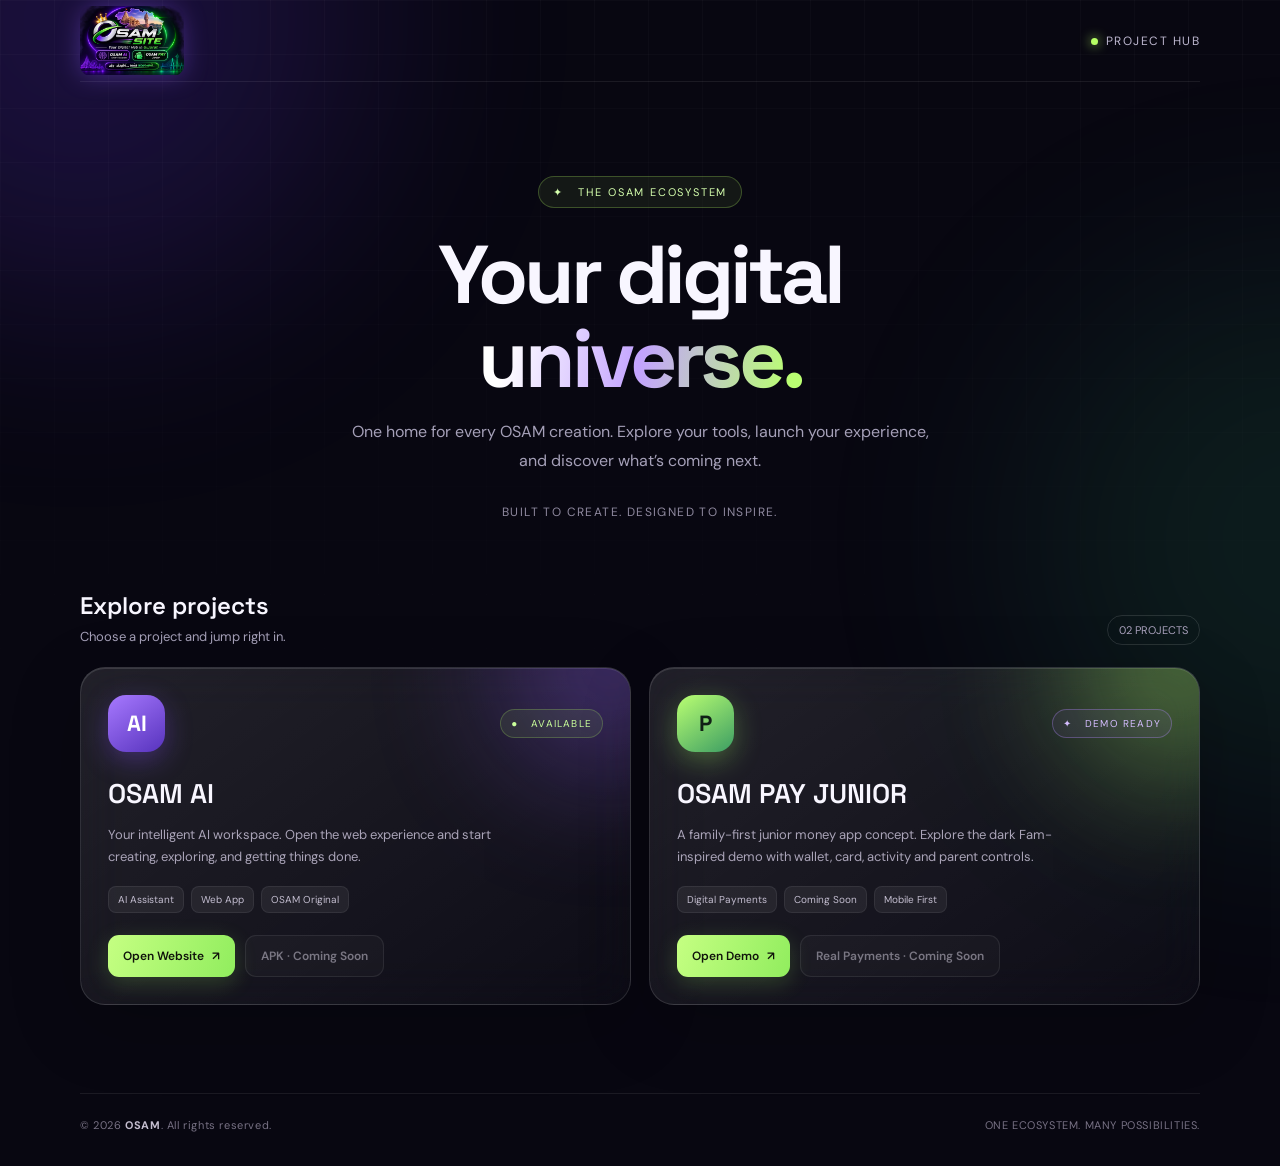
<file: osam-site/index.html>
<!doctype html>
<html lang="en">
<head>
<meta charset="utf-8"><meta name="viewport" content="width=device-width,initial-scale=1">
<meta name="theme-color" content="#080711"><meta name="description" content="OSAM — a home for intelligent tools and digital experiences.">
<link rel="icon" type="image/png" href="./OSAM%20SITE_%20Gujarat%E2%80%99s%20Digital%20Future.png">
<link rel="apple-touch-icon" href="./OSAM%20SITE_%20Gujarat%E2%80%99s%20Digital%20Future.png">
<title>OSAM SITE — Your Digital Universe</title>
<link rel="preconnect" href="https://fonts.googleapis.com"><link rel="preconnect" href="https://fonts.gstatic.com" crossorigin>
<link href="https://fonts.googleapis.com/css2?family=DM+Sans:wght@400;500;600;700;800&family=Space+Grotesk:wght@500;600;700&display=swap" rel="stylesheet">
<style>
:root{color-scheme:dark;--bg:#080711;--muted:#a5a0b8;--line:rgba(255,255,255,.12);--glass:rgba(255,255,255,.055);--green:#b6ff64;--purple:#a879ff}
*{box-sizing:border-box}html{scroll-behavior:smooth}body{margin:0;background:var(--bg);color:#f8f6ff;font-family:'DM Sans',sans-serif;min-height:100vh;overflow-x:hidden}
body:before,body:after{content:"";position:fixed;width:560px;height:560px;border-radius:50%;filter:blur(120px);opacity:.18;pointer-events:none;z-index:-1}body:before{background:#713cff;top:-260px;left:-200px}body:after{background:#39d989;right:-300px;top:260px;opacity:.10}
.gridbg{position:fixed;inset:0;z-index:-1;pointer-events:none;background-image:linear-gradient(rgba(255,255,255,.025) 1px,transparent 1px),linear-gradient(90deg,rgba(255,255,255,.025) 1px,transparent 1px);background-size:54px 54px;mask-image:linear-gradient(to bottom,black,transparent 85%)}
.wrap{width:min(1120px,calc(100% - 40px));margin:auto}.nav{height:82px;display:flex;align-items:center;justify-content:space-between;border-bottom:1px solid rgba(255,255,255,.08)}
.brand{display:flex;align-items:center;gap:11px;font:700 21px 'Space Grotesk';letter-spacing:1.8px}.brandmark{width:104px;height:70px;border-radius:11px;object-fit:contain;display:block;filter:drop-shadow(0 0 12px #8e5cff66)}
.navright{font-size:12px;color:#bcb6ce;letter-spacing:1.5px;text-transform:uppercase}.live{display:inline-block;width:7px;height:7px;border-radius:50%;background:var(--green);box-shadow:0 0 12px var(--green);margin-right:8px}
.hero{text-align:center;padding:94px 0 62px}.eyebrow{display:inline-flex;align-items:center;gap:8px;border:1px solid rgba(182,255,100,.25);background:rgba(182,255,100,.07);padding:8px 14px;border-radius:99px;color:#d5ffad;font-size:11px;letter-spacing:1.8px;text-transform:uppercase}
h1{font:700 clamp(44px,8vw,82px)/1.02 'Space Grotesk';letter-spacing:-4px;margin:25px 0 18px}.gradient{background:linear-gradient(100deg,#fff 10%,#c3a3ff 50%,#baff72 95%);-webkit-background-clip:text;background-clip:text;color:transparent}
.hero p{max-width:590px;margin:0 auto;color:var(--muted);font-size:16px;line-height:1.8}.herofoot{margin-top:28px;color:#8f899f;font-size:12px;letter-spacing:1.4px}
.sectionhead{display:flex;align-items:end;justify-content:space-between;margin:8px 0 22px}.sectionhead h2{font:600 24px 'Space Grotesk';margin:0}.sectionhead p{margin:7px 0 0;color:var(--muted);font-size:13px}.count{font-size:11px;color:#aaa2bd;border:1px solid var(--line);padding:7px 11px;border-radius:99px}
.cards{display:grid;grid-template-columns:repeat(2,minmax(0,1fr));gap:18px;padding-bottom:88px}
.card{position:relative;overflow:hidden;min-height:300px;padding:27px;border:1px solid rgba(255,255,255,.13);border-radius:25px;background:linear-gradient(145deg,rgba(255,255,255,.105),rgba(255,255,255,.025));backdrop-filter:blur(24px);-webkit-backdrop-filter:blur(24px);box-shadow:inset 0 1px 0 rgba(255,255,255,.12),0 20px 70px rgba(0,0,0,.22);transition:transform .35s,border-color .35s,box-shadow .35s}
.card:hover{transform:translateY(-6px);border-color:rgba(183,255,110,.4);box-shadow:inset 0 1px 0 rgba(255,255,255,.16),0 26px 80px #0008,0 0 35px #8c5cff1c}
.card:after{content:"";position:absolute;width:210px;height:210px;right:-85px;top:-105px;border-radius:50%;background:var(--glow);filter:blur(70px);opacity:.38;pointer-events:none}
.cardtop{display:flex;justify-content:space-between;align-items:center;position:relative;z-index:1}.appicon{width:57px;height:57px;border-radius:18px;display:grid;place-items:center;font:700 22px 'Space Grotesk';background:linear-gradient(145deg,var(--icon1),var(--icon2));color:white;box-shadow:0 8px 28px var(--shadow)}
.status{font-size:10px;letter-spacing:1.2px;text-transform:uppercase;padding:7px 10px;border-radius:99px;border:1px solid rgba(182,255,100,.22);background:rgba(182,255,100,.08);color:#caff9b}
.status.soon{border-color:#b58aff55;background:#a879ff12;color:#d5bdff}
.card h3{font:600 27px 'Space Grotesk';margin:24px 0 8px;position:relative;z-index:1}.card .desc{color:#aaa4b8;font-size:13px;line-height:1.7;max-width:390px;min-height:44px;position:relative;z-index:1}
.tags{display:flex;gap:7px;flex-wrap:wrap;margin:18px 0 22px;position:relative;z-index:1}.tag{font-size:10px;color:#c4bed0;padding:6px 9px;border-radius:8px;background:rgba(255,255,255,.06);border:1px solid rgba(255,255,255,.07)}
.actions{display:flex;gap:10px;position:relative;z-index:1}.btn{display:inline-flex;justify-content:center;align-items:center;gap:8px;text-decoration:none;border-radius:11px;padding:12px 15px;font:600 12px 'DM Sans';transition:.2s;cursor:pointer}.primary{background:linear-gradient(110deg,#c5ff82,#91ed5e);color:#10130b;box-shadow:0 6px 22px #a7ff6530}.primary:hover{filter:brightness(1.08);transform:translateY(-2px)}.secondary{color:#e8e3f2;border:1px solid rgba(255,255,255,.17);background:rgba(255,255,255,.055)}.secondary:hover{background:rgba(255,255,255,.11)}.disabled{opacity:.48;cursor:not-allowed}
.footer{border-top:1px solid rgba(255,255,255,.08);padding:24px 0 34px;display:flex;justify-content:space-between;color:#777184;font-size:11px;letter-spacing:.6px}.footer strong{color:#c4bdcf}
@media(max-width:700px){.wrap{width:min(100% - 28px,520px)}.nav{height:70px}.hero{padding:74px 0 48px}h1{letter-spacing:-2.5px}.hero p{font-size:14px}.cards{grid-template-columns:1fr;gap:14px;padding-bottom:58px}.card{min-height:285px;padding:23px}.sectionhead h2{font-size:21px}.footer{gap:12px;flex-direction:column}.navright{font-size:10px}}
@media(prefers-reduced-motion:reduce){*{scroll-behavior:auto!important;transition:none!important}}
</style></head>
<body><div class="gridbg"></div><div class="wrap">
<header class="nav"><div class="brand"><img class="brandmark" src="./OSAM%20SITE_%20Gujarat%E2%80%99s%20Digital%20Future.png" alt="OSAM SITE — Your Digital Hub in Gujarat"></div><div class="navright"><span class="live"></span>PROJECT HUB</div></header>
<main><section class="hero"><div class="eyebrow">✦ &nbsp; THE OSAM ECOSYSTEM</div><h1>Your digital<br><span class="gradient">universe.</span></h1><p>One home for every OSAM creation. Explore your tools, launch your experience, and discover what’s coming next.</p><div class="herofoot">BUILT TO CREATE. DESIGNED TO INSPIRE.</div></section>
<section><div class="sectionhead"><div><h2>Explore projects</h2><p>Choose a project and jump right in.</p></div><span class="count">02 PROJECTS</span></div>
<div class="cards">
<article class="card" style="--glow:#9560ff;--icon1:#a779ff;--icon2:#5733bd;--shadow:#8955ff55"><div class="cardtop"><div class="appicon">AI</div><span class="status">● &nbsp; Available</span></div><h3>OSAM AI</h3><p class="desc">Your intelligent AI workspace. Open the web experience and start creating, exploring, and getting things done.</p><div class="tags"><span class="tag">AI Assistant</span><span class="tag">Web App</span><span class="tag">OSAM Original</span></div><div class="actions"><a class="btn primary" href="https://new-osam-ai.onrender.com/" target="_blank" rel="noopener">Open Website <span>↗</span></a><a class="btn secondary disabled" href="#" aria-disabled="true" title="Android APK is not available yet">APK · Coming Soon</a></div></article>
<article class="card" style="--glow:#b5ff67;--icon1:#baff72;--icon2:#3c9d63;--shadow:#aaff6650"><div class="cardtop"><div class="appicon" style="color:#102016">P</div><span class="status soon">✦ &nbsp; Demo Ready</span></div><h3>OSAM PAY JUNIOR</h3><p class="desc">A family-first junior money app concept. Explore the dark Fam-inspired demo with wallet, card, activity and parent controls.</p><div class="tags"><span class="tag">Digital Payments</span><span class="tag">Coming Soon</span><span class="tag">Mobile First</span></div><div class="actions"><a class="btn primary" href="/pay/">Open Demo <span>↗</span></a><span class="btn secondary disabled">Real Payments · Coming Soon</span></div></article>
</div></section></main>
<footer class="footer"><span>© 2026 <strong>OSAM</strong>. All rights reserved.</span><span>ONE ECOSYSTEM. MANY POSSIBILITIES.</span></footer>
</div></body></html>
</file>
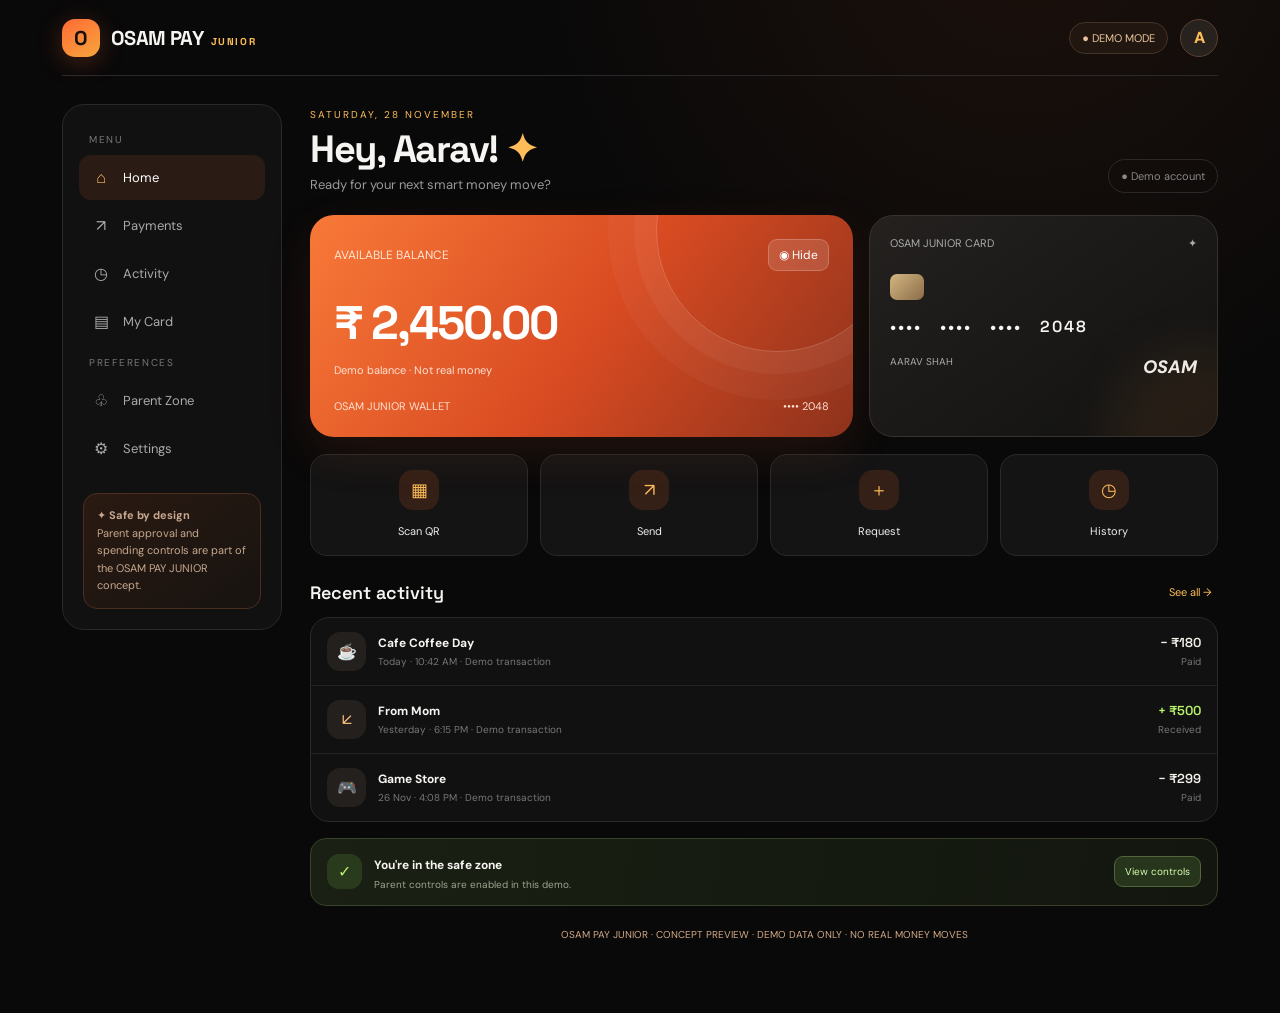
<file: osam-site/pay/index.html>
<!doctype html>
<html lang="en">
<head>
<meta charset="utf-8"><meta name="viewport" content="width=device-width,initial-scale=1">
<meta name="theme-color" content="#090909"><meta name="description" content="OSAM PAY JUNIOR — a family-first money app concept.">
<title>OSAM PAY JUNIOR — Your money, your moves</title>
<link rel="preconnect" href="https://fonts.googleapis.com"><link rel="preconnect" href="https://fonts.gstatic.com" crossorigin>
<link href="https://fonts.googleapis.com/css2?family=DM+Sans:wght@400;500;600;700;800&family=Space+Grotesk:wght@500;600;700&display=swap" rel="stylesheet">
<style>
:root{color-scheme:dark;--bg:#090909;--panel:#141414;--panel2:#1b1b1b;--line:#292929;--muted:#999;--text:#f7f5f1;--orange:#ff6b35;--gold:#ffbd59;--green:#b8f36b}
*{box-sizing:border-box}body{margin:0;background:radial-gradient(ellipse at 80% -10%,#42201355,transparent 35%),var(--bg);color:var(--text);font-family:'DM Sans',sans-serif;min-height:100vh}button{font:inherit;cursor:pointer}.shell{max-width:1200px;margin:auto;padding:0 22px}.top{height:76px;display:flex;align-items:center;justify-content:space-between;border-bottom:1px solid var(--line)}.brand{display:flex;align-items:center;gap:11px;font:700 20px 'Space Grotesk';letter-spacing:-.6px}.mark{height:38px;width:38px;border-radius:13px;background:linear-gradient(145deg,var(--orange),#f7a53d);display:grid;place-items:center;color:#16100c;font-weight:900;box-shadow:0 5px 24px #ff6b3540}.junior{color:var(--gold);font-size:10px;letter-spacing:1.6px;margin-left:3px}.topright{display:flex;align-items:center;gap:12px}.avatar{width:38px;height:38px;border-radius:50%;background:#28221e;border:1px solid #5c4030;display:grid;place-items:center;color:var(--gold);font-weight:800}.pill{border:1px solid #443327;border-radius:99px;padding:8px 12px;color:#e9c49e;font-size:11px;background:#211710}
.layout{display:grid;grid-template-columns:220px minmax(0,1fr);gap:28px;padding:28px 0 50px}.side{position:sticky;top:18px;align-self:start;background:#111;border:1px solid var(--line);border-radius:22px;padding:16px}.side-label{font-size:10px;letter-spacing:1.7px;color:#777;margin:12px 10px 9px}.navbtn{display:flex;align-items:center;gap:12px;width:100%;padding:12px;border:0;background:transparent;color:#aaa;border-radius:12px;text-align:left;font-size:13px;margin:3px 0}.navbtn .ico{width:20px;text-align:center;font-size:16px}.navbtn.active,.navbtn:hover{background:#2a1b14;color:#fff}.navbtn.active .ico{color:var(--gold)}.side-note{margin:22px 4px 4px;padding:13px;border-radius:14px;background:linear-gradient(145deg,#2a1a12,#171310);border:1px solid #4b2e20;color:#c7a88f;font-size:11px;line-height:1.6}
.content{min-width:0}.welcome{display:flex;justify-content:space-between;align-items:end;margin:4px 0 22px}.eyebrow{font-size:10px;color:var(--gold);letter-spacing:2px;text-transform:uppercase}.welcome h1{font:700 clamp(27px,4vw,38px)/1.1 'Space Grotesk';margin:8px 0 5px;letter-spacing:-1.5px}.welcome p{margin:0;color:var(--muted);font-size:13px}.date{font-size:11px;color:#888;border:1px solid var(--line);padding:9px 12px;border-radius:99px}
.balance-grid{display:grid;grid-template-columns:minmax(0,1.4fr) minmax(250px,.9fr);gap:16px}.balance{position:relative;overflow:hidden;border-radius:24px;padding:24px;background:linear-gradient(125deg,#f87938 0%,#d94b22 52%,#8d321c 100%);min-height:218px;color:#fff;box-shadow:0 16px 45px #c64d2522}.balance:after{content:"";position:absolute;width:240px;height:240px;border:1px solid #ffffff35;border-radius:50%;right:-45px;top:-105px;box-shadow:0 0 0 22px #ffffff0b,0 0 0 48px #ffffff08}.bal-top{display:flex;justify-content:space-between;align-items:center;font-size:12px;color:#ffe4d4}.eye{background:#ffffff20;border:1px solid #ffffff35;color:white;border-radius:9px;padding:7px 10px}.amount{font:700 clamp(34px,5vw,47px) 'Space Grotesk';letter-spacing:-2px;margin:22px 0 5px}.balance small{font-size:11px;color:#ffe1d2}.bal-bottom{display:flex;justify-content:space-between;align-items:end;margin-top:20px;font-size:11px;color:#ffe1d2}.mini-card{border-radius:24px;padding:20px;background:linear-gradient(145deg,#24211f,#111);border:1px solid #39322c;min-height:218px;position:relative;overflow:hidden}.mini-card:after{content:"";position:absolute;width:190px;height:190px;border-radius:50%;background:#ff9d3b15;filter:blur(25px);right:-80px;bottom:-100px}.cardhead{display:flex;justify-content:space-between;align-items:center;font-size:11px;color:#aaa}.chip{width:34px;height:26px;border-radius:7px;background:linear-gradient(135deg,#e8c78c,#96764d);margin-top:24px;opacity:.9}.cardnum{font:600 16px 'Space Grotesk';letter-spacing:2px;margin-top:16px}.cardfoot{display:flex;justify-content:space-between;margin-top:18px;font-size:10px;color:#aaa}.master{font-weight:800;font-style:italic;color:#eee;font-size:18px}
.quick{display:grid;grid-template-columns:repeat(4,1fr);gap:12px;margin:17px 0 25px}.quick button{background:var(--panel);border:1px solid var(--line);border-radius:17px;padding:15px 8px;color:#eee;transition:.2s}.quick button:hover{border-color:#a65b36;transform:translateY(-2px);background:#201711}.qico{width:40px;height:40px;border-radius:14px;margin:0 auto 9px;display:grid;place-items:center;background:#342017;color:var(--gold);font-size:18px}.quick span:last-child{font-size:11px}
.section{display:flex;align-items:center;justify-content:space-between;margin:22px 0 13px}.section h2{font:600 18px 'Space Grotesk';margin:0}.mutelink{border:0;background:transparent;color:var(--gold);font-size:11px}.transactions{border:1px solid var(--line);border-radius:19px;background:#111;overflow:hidden}.tx{display:flex;align-items:center;gap:12px;padding:14px 16px;border-bottom:1px solid #242424}.tx:last-child{border:0}.txicon{width:39px;height:39px;border-radius:13px;background:#24201d;display:grid;place-items:center;color:#ffc17b}.txmain{flex:1;min-width:0}.txmain strong{display:block;font-size:12px}.txmain small{display:block;color:#777;font-size:10px;margin-top:4px}.txamt{font:600 13px 'Space Grotesk';text-align:right}.debit{color:#f4f1eb}.credit{color:var(--green)}.txamt small{display:block;color:#777;font:10px 'DM Sans';margin-top:4px}
.safety{display:flex;align-items:center;gap:12px;padding:14px 16px;margin-top:16px;border:1px solid #39412a;background:linear-gradient(100deg,#1a2013,#12160f);border-radius:16px}.shield{width:35px;height:35px;border-radius:12px;background:#2a3a1d;display:grid;place-items:center;color:var(--green)}.safety strong{font-size:12px}.safety p{margin:4px 0 0;color:#9ca58f;font-size:10px}.safety button{margin-left:auto;border:1px solid #52663a;background:#28351d;color:#d5ffad;border-radius:9px;padding:8px 10px;font-size:10px;white-space:nowrap}
.page{display:none}.page.active{display:block}.panel{background:#121212;border:1px solid var(--line);border-radius:20px;padding:20px}.panel h2{font:600 20px 'Space Grotesk';margin:0 0 7px}.muted{color:#999;font-size:12px;line-height:1.6}.field{display:block;margin:16px 0}.field label{display:block;color:#aaa;font-size:11px;margin-bottom:7px}.field input,.field select{width:100%;background:#090909;border:1px solid #343434;border-radius:11px;padding:13px;color:#fff;outline:none}.field input:focus{border-color:var(--orange)}.action{border:0;border-radius:12px;padding:12px 17px;background:linear-gradient(100deg,#ff8a43,#ffb24d);color:#1a100a;font-weight:800;font-size:12px}.ghost{border:1px solid #3a302a;border-radius:11px;padding:11px 14px;background:#1a1714;color:#e9c49e;font-size:11px}.setting{display:flex;justify-content:space-between;align-items:center;padding:15px 0;border-bottom:1px solid #292929}.setting:last-child{border:0}.setting strong{font-size:12px}.setting small{display:block;color:#777;font-size:10px;margin-top:4px}.toggle{width:42px;height:24px;border:0;border-radius:99px;background:#444;padding:3px}.toggle:after{content:"";display:block;width:18px;height:18px;border-radius:50%;background:white;transition:.2s}.toggle.on{background:#b35b2d}.toggle.on:after{transform:translateX(18px)}
.notice{font-size:10px;color:#d4aa86;text-align:center;margin:22px 0}.mobilebar{display:none}
.modal{position:fixed;inset:0;background:#000b;display:none;align-items:center;justify-content:center;padding:20px;z-index:10}.modal.show{display:flex}.dialog{width:min(390px,100%);background:#171412;border:1px solid #60412e;border-radius:23px;padding:24px;text-align:center;box-shadow:0 25px 90px #000}.dialog h3{font:600 22px 'Space Grotesk';margin:5px 0 8px}.qr{width:170px;height:170px;margin:18px auto;background:repeating-conic-gradient(#171717 0% 25%,#f7e7d0 0% 50%) 50%/18px 18px;border:10px solid #f7e7d0;border-radius:10px;position:relative}.qr:after{content:"OSAM";position:absolute;inset:58px 42px;background:#f7e7d0;color:#171717;display:grid;place-items:center;font-weight:900;font-size:12px}
@media(max-width:800px){.layout{grid-template-columns:1fr;gap:16px;padding-top:20px}.side{display:none}.mobilebar{display:flex;position:fixed;z-index:5;bottom:0;left:0;right:0;background:#111f;border-top:1px solid #333;backdrop-filter:blur(18px);justify-content:space-around;padding:8px 4px calc(8px + env(safe-area-inset-bottom))}.mobilebar .navbtn{width:auto;display:flex;flex-direction:column;gap:4px;padding:7px 10px;margin:0;font-size:9px}.mobilebar .ico{font-size:17px}.shell{padding:0 14px}.top{height:66px}.balance-grid{grid-template-columns:1fr}.mini-card{min-height:190px}.quick{gap:8px}.quick button{padding:12px 4px}.welcome{align-items:start;gap:10px}.date{display:none}.notice{padding-bottom:68px}}
@media(min-width:801px){.mobilebar{display:none}}
</style>
</head>
<body>
<div class="shell">
<header class="top"><div class="brand"><div class="mark">O</div><div>OSAM PAY <span class="junior">JUNIOR</span></div></div><div class="topright"><span class="pill">● DEMO MODE</span><div class="avatar">A</div></div></header>
<div class="layout">
<aside class="side"><div class="side-label">MENU</div>
<button class="navbtn active" data-page="home"><span class="ico">⌂</span>Home</button>
<button class="navbtn" data-page="payments"><span class="ico">↗</span>Payments</button>
<button class="navbtn" data-page="activity"><span class="ico">◷</span>Activity</button>
<button class="navbtn" data-page="card"><span class="ico">▤</span>My Card</button>
<div class="side-label">PREFERENCES</div>
<button class="navbtn" data-page="parent"><span class="ico">♧</span>Parent Zone</button>
<button class="navbtn" data-page="settings"><span class="ico">⚙</span>Settings</button>
<div class="side-note">✦ <b>Safe by design</b><br>Parent approval and spending controls are part of the OSAM PAY JUNIOR concept.</div></aside>
<main class="content">
<section class="page active" id="home">
<div class="welcome"><div><div class="eyebrow">SATURDAY, 28 NOVEMBER</div><h1>Hey, Aarav! <span style="color:var(--gold)">✦</span></h1><p>Ready for your next smart money move?</p></div><span class="date">● Demo account</span></div>
<div class="balance-grid">
<div class="balance"><div class="bal-top"><span>AVAILABLE BALANCE</span><button class="eye" id="hideBalance">◉ Hide</button></div><div class="amount" id="balance">₹ 2,450.00</div><small>Demo balance · Not real money</small><div class="bal-bottom"><span>OSAM JUNIOR WALLET</span><span>•••• 2048</span></div></div>
<div class="mini-card"><div class="cardhead"><span>OSAM JUNIOR CARD</span><span>✦</span></div><div class="chip"></div><div class="cardnum">•••• &nbsp; •••• &nbsp; •••• &nbsp; 2048</div><div class="cardfoot"><span>AARAV SHAH</span><span class="master">OSAM</span></div></div>
</div>
<div class="quick">
<button data-modal="scan"><span class="qico">▦</span><span>Scan QR</span></button>
<button data-modal="send"><span class="qico">↗</span><span>Send</span></button>
<button data-modal="request"><span class="qico">＋</span><span>Request</span></button>
<button data-page="activity"><span class="qico">◷</span><span>History</span></button>
</div>
<div class="section"><h2>Recent activity</h2><button class="mutelink" data-page="activity">See all →</button></div>
<div class="transactions">
<div class="tx"><div class="txicon">☕</div><div class="txmain"><strong>Cafe Coffee Day</strong><small>Today · 10:42 AM · Demo transaction</small></div><div class="txamt debit">− ₹180<small>Paid</small></div></div>
<div class="tx"><div class="txicon">↙</div><div class="txmain"><strong>From Mom</strong><small>Yesterday · 6:15 PM · Demo transaction</small></div><div class="txamt credit">+ ₹500<small>Received</small></div></div>
<div class="tx"><div class="txicon">🎮</div><div class="txmain"><strong>Game Store</strong><small>26 Nov · 4:08 PM · Demo transaction</small></div><div class="txamt debit">− ₹299<small>Paid</small></div></div>
</div>
<div class="safety"><div class="shield">✓</div><div><strong>You're in the safe zone</strong><p>Parent controls are enabled in this demo.</p></div><button data-page="parent">View controls</button></div>
</section>
<section class="page" id="payments"><div class="welcome"><div><div class="eyebrow">MONEY MOVES</div><h1>Payments</h1><p>Explore payment actions in demo mode.</p></div></div><div class="panel"><h2>What would you like to do?</h2><p class="muted">These are interactive previews only. No real payment or bank connection is active.</p><div class="quick"><button data-modal="scan"><span class="qico">▦</span><span>Scan QR</span></button><button data-modal="send"><span class="qico">↗</span><span>Send money</span></button><button data-modal="request"><span class="qico">＋</span><span>Request</span></button><button data-modal="bank"><span class="qico">▤</span><span>Bank</span></button></div></div></section>
<section class="page" id="activity"><div class="welcome"><div><div class="eyebrow">YOUR MONEY TRAIL</div><h1>Activity</h1><p>All recent demo transactions in one place.</p></div></div><div class="transactions">
<div class="tx"><div class="txicon">☕</div><div class="txmain"><strong>Cafe Coffee Day</strong><small>28 Nov · 10:42 AM</small></div><div class="txamt debit">− ₹180<small>Paid</small></div></div>
<div class="tx"><div class="txicon">↙</div><div class="txmain"><strong>From Mom</strong><small>27 Nov · 6:15 PM</small></div><div class="txamt credit">+ ₹500<small>Received</small></div></div>
<div class="tx"><div class="txicon">🎮</div><div class="txmain"><strong>Game Store</strong><small>26 Nov · 4:08 PM</small></div><div class="txamt debit">− ₹299<small>Paid</small></div></div>
<div class="tx"><div class="txicon">🍕</div><div class="txmain"><strong>Pizza Corner</strong><small>24 Nov · 8:20 PM</small></div><div class="txamt debit">− ₹240<small>Paid</small></div></div>
<div class="tx"><div class="txicon">↙</div><div class="txmain"><strong>From Dad</strong><small>22 Nov · 9:02 AM</small></div><div class="txamt credit">+ ₹1,000<small>Received</small></div></div>
</div></section>
<section class="page" id="card"><div class="welcome"><div><div class="eyebrow">YOUR OSAM CARD</div><h1>My Card</h1><p>Manage your junior card preview.</p></div></div><div class="mini-card" style="max-width:480px;min-height:245px"><div class="cardhead"><span>OSAM PAY JUNIOR</span><span>VIRTUAL · DEMO</span></div><div class="chip"></div><div class="cardnum" style="font-size:21px;margin-top:27px">•••• &nbsp; •••• &nbsp; •••• &nbsp; 2048</div><div class="cardfoot" style="margin-top:25px"><span>AARAV SHAH<br><small>VALID THRU 12/30</small></span><span class="master">OSAM</span></div></div><div class="panel" style="margin-top:16px;max-width:480px"><div class="setting"><div><strong>Card status</strong><small id="cardStatus">Active in demo</small></div><button class="toggle" id="freeze"></button></div><div class="setting"><div><strong>Online payments</strong><small>Demo control preview</small></div><button class="toggle on"></button></div><div class="setting"><div><strong>Tap to pay</strong><small>Demo control preview</small></div><button class="toggle"></button></div><p class="muted">No real card is issued or connected.</p></div></section>
<section class="page" id="parent"><div class="welcome"><div><div class="eyebrow">FAMILY FIRST</div><h1>Parent Zone</h1><p>Sample controls for a parent-managed junior account.</p></div></div><div class="panel"><h2>Spending controls</h2><p class="muted">Illustrative settings only. A real account would require verified parent access.</p><div class="setting"><div><strong>Daily spending limit</strong><small>Demo limit · ₹500</small></div><span class="pill">₹500</span></div><div class="setting"><div><strong>Parent approval for new payees</strong><small>New recipients need approval</small></div><button class="toggle on"></button></div><div class="setting"><div><strong>Online payment control</strong><small>Parent can pause online payments</small></div><button class="toggle on"></button></div><div class="setting"><div><strong>Instant activity alerts</strong><small>Notify parent about transactions</small></div><button class="toggle on"></button></div><div class="setting"><div><strong>Weekly allowance</strong><small>Sample allowance · ₹300</small></div><span class="pill">Enabled</span></div></div></section>
<section class="page" id="settings"><div class="welcome"><div><div class="eyebrow">MAKE IT YOURS</div><h1>Settings</h1><p>Account preferences and app controls.</p></div></div><div class="panel"><h2>Preferences</h2><div class="setting"><div><strong>Push notifications</strong><small>Payment and account alerts</small></div><button class="toggle on"></button></div><div class="setting"><div><strong>Sound effects</strong><small>App interaction sounds</small></div><button class="toggle"></button></div><div class="setting"><div><strong>Dark appearance</strong><small>OSAM dark theme</small></div><button class="toggle on"></button></div><div class="setting"><div><strong>Language</strong><small>App display language</small></div><span class="pill">English</span></div><div class="setting"><div><strong>Help & support</strong><small>Get help with OSAM PAY JUNIOR</small></div><button class="ghost" id="help">Open</button></div></div></section>
<div class="notice">OSAM PAY JUNIOR · CONCEPT PREVIEW · DEMO DATA ONLY · NO REAL MONEY MOVES</div>
</main></div>
<nav class="mobilebar"><button class="navbtn active" data-page="home"><span class="ico">⌂</span>Home</button><button class="navbtn" data-page="payments"><span class="ico">↗</span>Pay</button><button class="navbtn" data-page="activity"><span class="ico">◷</span>Activity</button><button class="navbtn" data-page="card"><span class="ico">▤</span>Card</button><button class="navbtn" data-page="settings"><span class="ico">⚙</span>More</button></nav>
</div>
<div class="modal" id="modal"><div class="dialog"><div class="eyebrow">OSAM PAY JUNIOR</div><h3 id="modalTitle">Scan & Pay</h3><p class="muted" id="modalText">Demo preview only — no real payment will be made.</p><div id="modalBody"></div><button class="action" id="closeModal">Got it</button></div></div>
<script>
const pages=[...document.querySelectorAll('.page')], navs=[...document.querySelectorAll('[data-page]')];
function showPage(name){pages.forEach(p=>p.classList.toggle('active',p.id===name));navs.forEach(n=>n.classList.toggle('active',n.dataset.page===name));window.scrollTo({top:0,behavior:'smooth'})}
navs.forEach(n=>n.addEventListener('click',()=>showPage(n.dataset.page)));
const modal=document.getElementById('modal'), title=document.getElementById('modalTitle'), body=document.getElementById('modalBody'), desc=document.getElementById('modalText');
function openModal(kind){let heads={scan:'Scan QR',send:'Send money',request:'Request money',bank:'Bank accounts'};title.textContent=heads[kind]||'OSAM PAY JUNIOR';desc.textContent='This is a concept preview. No real payment, transfer or bank connection is active.';body.innerHTML=kind==='scan'?'<div class="qr" aria-label="Illustrative QR pattern"></div><p class="muted">Sample QR preview — not scannable.</p>':kind==='send'?'<div class="field"><label>Recipient name</label><input placeholder="Enter a demo contact"></div><div class="field"><label>Amount (₹)</label><input type="number" min="1" placeholder="0.00"></div><button class="action" id="demoAction">Preview payment</button>':kind==='request'?'<div class="field"><label>Request from</label><input placeholder="Parent or friend"></div><div class="field"><label>Amount (₹)</label><input type="number" min="1" placeholder="0.00"></div><button class="action" id="demoAction">Preview request</button>':'<p class="muted">Bank linking will only be added through an authorised payment partner, with the required parent consent.</p>';modal.classList.add('show');let a=document.getElementById('demoAction');if(a)a.onclick=()=>{desc.textContent='Preview saved locally for this screen only. No money was moved.';body.innerHTML='<div class="qico" style="margin:18px auto">✓</div>'}}
document.querySelectorAll('[data-modal]').forEach(b=>b.addEventListener('click',()=>openModal(b.dataset.modal)));
document.getElementById('closeModal').onclick=()=>modal.classList.remove('show');modal.addEventListener('click',e=>{if(e.target===modal)modal.classList.remove('show')});
let hidden=false;document.getElementById('hideBalance').onclick=()=>{hidden=!hidden;document.getElementById('balance').textContent=hidden?'₹ ••••••':'₹ 2,450.00';document.getElementById('hideBalance').textContent=hidden?'◎ Show':'◉ Hide'};
document.getElementById('freeze').onclick=e=>{e.currentTarget.classList.toggle('on');document.getElementById('cardStatus').textContent=e.currentTarget.classList.contains('on')?'Paused in demo':'Active in demo'};
document.querySelectorAll('.toggle:not(#freeze)').forEach(t=>t.addEventListener('click',()=>t.classList.toggle('on')));
document.getElementById('help').onclick=()=>{title.textContent='Help & support';desc.textContent='Support centre preview for OSAM PAY JUNIOR.';body.innerHTML='<p class="muted">Contact and help options will be added in a later build.</p>';modal.classList.add('show')};
</script>
</body></html>
</file>
